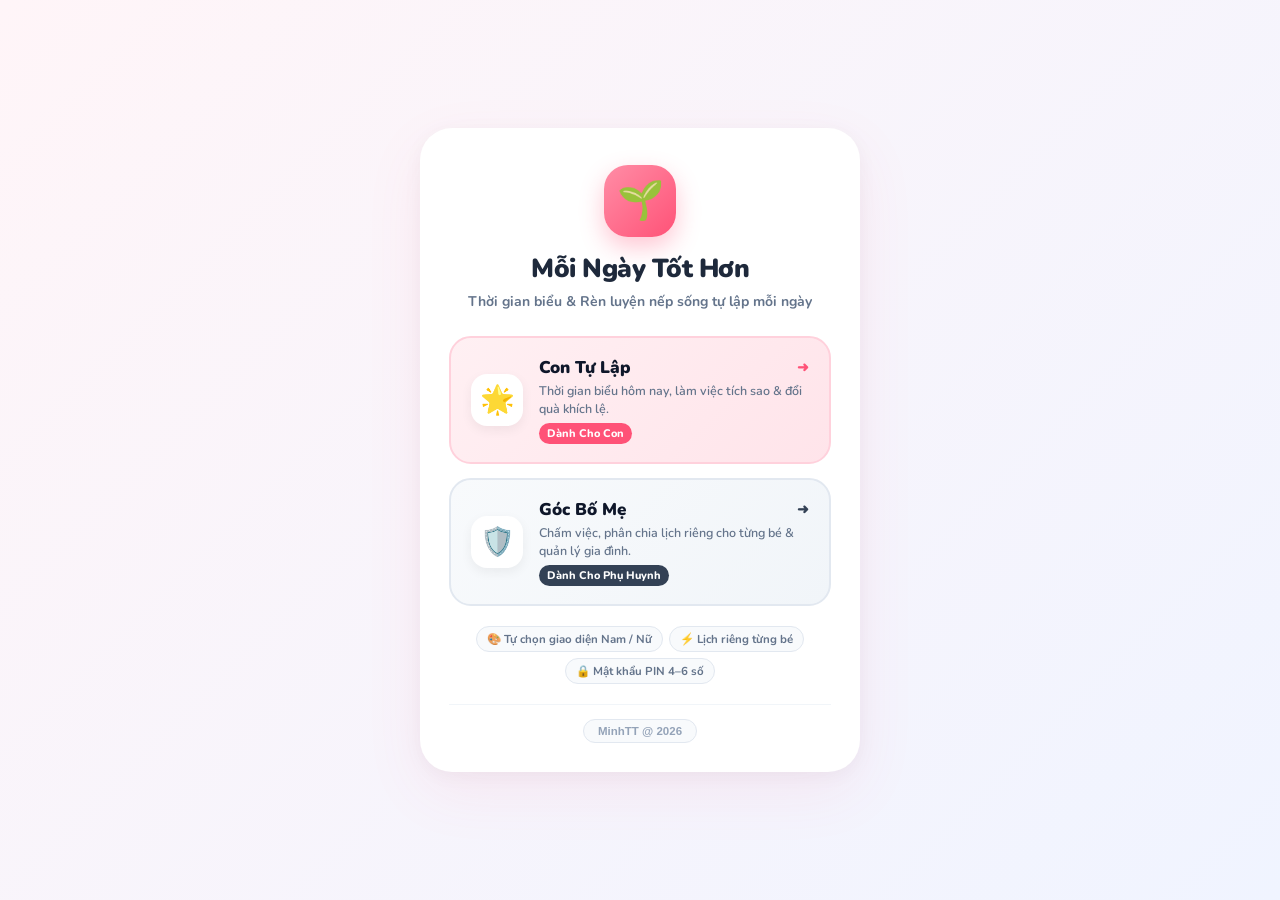
<file: index.html>
<!DOCTYPE html>
<html lang="vi">
<head>
  <meta charset="UTF-8">
  <meta name="viewport" content="width=device-width, initial-scale=1.0, maximum-scale=1.0, user-scalable=no, viewport-fit=cover">
  <title>Mỗi Ngày Tốt Hơn — Thời gian biểu & Tự lập mỗi ngày</title>
  <meta name="description" content="Thời gian biểu & Rèn luyện nếp sống tự lập mỗi ngày cho cả gia đình.">
  <meta name="theme-color" content="#fff5f8">
  <link rel="icon" type="image/png" href="sieu-nhi-app/icons/icon-192.png">
  <link rel="apple-touch-icon" href="sieu-nhi-app/icons/apple-touch-icon.png">
  <meta name="apple-mobile-web-app-capable" content="yes">
  <meta name="apple-mobile-web-app-status-bar-style" content="default">
  <link rel="preconnect" href="https://fonts.googleapis.com">
  <link rel="preconnect" href="https://fonts.gstatic.com" crossorigin>
  <link href="https://fonts.googleapis.com/css2?family=Nunito:wght@600;700;800;900&display=swap" rel="stylesheet">
  <style>
    * { box-sizing: border-box; margin: 0; padding: 0; }
    body {
      font-family: 'Nunito', -apple-system, BlinkMacSystemFont, "Segoe UI", Roboto, sans-serif;
      background: linear-gradient(135deg, #fff5f8 0%, #f0f4ff 100%);
      min-height: 100vh;
      display: flex;
      flex-direction: column;
      align-items: center;
      justify-content: center;
      padding: 24px 16px;
      color: #1e293b;
    }
    .portal-card {
      background: #ffffff;
      border-radius: 32px;
      padding: 36px 28px 28px;
      max-width: 440px;
      width: 100%;
      box-shadow: 0 20px 60px rgba(255, 82, 119, 0.08), 0 4px 20px rgba(0, 0, 0, 0.04);
      text-align: center;
      border: 1px solid rgba(255, 255, 255, 0.9);
    }
    .portal-logo-wrap {
      width: 72px;
      height: 72px;
      margin: 0 auto 14px;
      background: linear-gradient(135deg, #ff8da6 0%, #ff5277 100%);
      border-radius: 24px;
      display: flex;
      align-items: center;
      justify-content: center;
      font-size: 38px;
      box-shadow: 0 10px 24px rgba(255, 82, 119, 0.32);
    }
    .portal-title {
      font-size: 26px;
      font-weight: 900;
      color: #1e293b;
      letter-spacing: -0.5px;
      margin-bottom: 6px;
    }
    .portal-sub {
      font-size: 14px;
      color: #64748b;
      font-weight: 700;
      margin-bottom: 24px;
      line-height: 1.45;
    }
    .app-choice-grid {
      display: flex;
      flex-direction: column;
      gap: 14px;
      margin-bottom: 20px;
    }
    .app-choice-card {
      display: flex;
      align-items: center;
      gap: 16px;
      padding: 18px 20px;
      border-radius: 22px;
      text-decoration: none;
      color: inherit;
      border: 2px solid transparent;
      transition: all 0.22s cubic-bezier(0.4, 0, 0.2, 1);
      text-align: left;
      position: relative;
      cursor: pointer;
    }
    .choice-be {
      background: linear-gradient(135deg, #fff0f3 0%, #ffe4ea 100%);
      border-color: #ffd1dc;
    }
    .choice-be:hover, .choice-be:active {
      transform: translateY(-2px);
      box-shadow: 0 12px 28px rgba(255, 82, 119, 0.25);
      border-color: #ff5277;
    }
    .choice-bome {
      background: linear-gradient(135deg, #f8fafc 0%, #f1f5f9 100%);
      border-color: #e2e8f0;
    }
    .choice-bome:hover, .choice-bome:active {
      transform: translateY(-2px);
      box-shadow: 0 12px 28px rgba(30, 41, 59, 0.15);
      border-color: #475569;
    }
    .choice-icon {
      width: 52px;
      height: 52px;
      border-radius: 16px;
      background: #ffffff;
      display: flex;
      align-items: center;
      justify-content: center;
      font-size: 28px;
      flex-shrink: 0;
      box-shadow: 0 4px 12px rgba(0,0,0,0.06);
    }
    .choice-info {
      flex: 1;
      min-width: 0;
    }
    .choice-title {
      font-size: 17px;
      font-weight: 900;
      color: #0f172a;
      display: flex;
      align-items: center;
      justify-content: space-between;
    }
    .choice-desc {
      font-size: 12.5px;
      color: #64748b;
      margin-top: 3px;
      font-weight: 600;
      line-height: 1.4;
    }
    .choice-tag {
      font-size: 11px;
      font-weight: 800;
      padding: 3px 8px;
      border-radius: 999px;
      display: inline-block;
      margin-top: 6px;
    }
    .tag-be {
      background: #ff5277;
      color: #ffffff;
    }
    .tag-bome {
      background: #334155;
      color: #ffffff;
    }
    .portal-features {
      display: flex;
      justify-content: center;
      flex-wrap: wrap;
      gap: 6px;
      margin-bottom: 20px;
    }
    .pf-chip {
      background: #f8fafc;
      border: 1px solid #e2e8f0;
      border-radius: 999px;
      padding: 4px 10px;
      font-size: 11.5px;
      font-weight: 700;
      color: #64748b;
    }
    /* Chân trang bản quyền tối giản gọn gàng */
    .portal-footer {
      border-top: 1px solid #f1f5f9;
      padding-top: 14px;
      display: flex;
      justify-content: center;
    }
    .brand-simple-tag {
      font-size: 11.5px;
      color: #94a3b8;
      font-weight: 700;
      background: #f8fafc;
      border: 1px solid #e2e8f0;
      padding: 5px 14px;
      border-radius: 999px;
      cursor: pointer;
      transition: all 0.2s;
    }
    .brand-simple-tag:hover {
      color: #475569;
      border-color: #cbd5e1;
    }
    /* Modal chi tiết bản quyền */
    .modal-backdrop {
      position: fixed;
      inset: 0;
      background: rgba(15, 23, 42, 0.6);
      backdrop-filter: blur(4px);
      display: none;
      align-items: center;
      justify-content: center;
      padding: 20px;
      z-index: 1000;
    }
    .modal-backdrop.open { display: flex; }
    .c-modal-card {
      background: #ffffff;
      border-radius: 24px;
      padding: 24px;
      max-width: 400px;
      width: 100%;
      box-shadow: 0 25px 50px rgba(0,0,0,0.25);
      text-align: left;
      position: relative;
    }
    .c-modal-head {
      display: flex;
      align-items: center;
      justify-content: space-between;
      margin-bottom: 16px;
      font-size: 17px;
      font-weight: 900;
      color: #0f172a;
    }
    .close-btn {
      background: #f1f5f9;
      border: none;
      width: 32px;
      height: 32px;
      border-radius: 50%;
      font-size: 16px;
      cursor: pointer;
      color: #64748b;
      display: flex;
      align-items: center;
      justify-content: center;
      font-weight: 800;
    }
  </style>
</head>
<body>
  <div class="portal-card">
    <div class="portal-logo-wrap">🌱</div>
    <h1 class="portal-title">Mỗi Ngày Tốt Hơn</h1>
    <p class="portal-sub">Thời gian biểu & Rèn luyện nếp sống tự lập mỗi ngày</p>

    <div class="app-choice-grid">
      <!-- LỰA CHỌN 1: DÀNH CHO CON -->
      <a href="sieu-nhi-app/index.html?mode=kid" class="app-choice-card choice-be">
        <div class="choice-icon">🌟</div>
        <div class="choice-info">
          <div class="choice-title">
            <span>Con Tự Lập</span>
            <span style="font-size:14px;color:#ff5277;">➜</span>
          </div>
          <div class="choice-desc">Thời gian biểu hôm nay, làm việc tích sao & đổi quà khích lệ.</div>
          <span class="choice-tag tag-be">Dành Cho Con</span>
        </div>
      </a>

      <!-- LỰA CHỌN 2: DÀNH CHO BỐ MẸ -->
      <a href="sieu-nhi-app/index.html?mode=parent" class="app-choice-card choice-bome">
        <div class="choice-icon">🛡️</div>
        <div class="choice-info">
          <div class="choice-title">
            <span>Góc Bố Mẹ</span>
            <span style="font-size:14px;color:#334155;">➜</span>
          </div>
          <div class="choice-desc">Chấm việc, phân chia lịch riêng cho từng bé & quản lý gia đình.</div>
          <span class="choice-tag tag-bome">Dành Cho Phụ Huynh</span>
        </div>
      </a>
    </div>

    <!-- TÍNH NĂNG NỔI BẬT GỌN GÀNG -->
    <div class="portal-features">
      <span class="pf-chip">🎨 Tự chọn giao diện Nam / Nữ</span>
      <span class="pf-chip">⚡ Lịch riêng từng bé</span>
      <span class="pf-chip">🔒 Mật khẩu PIN 4–6 số</span>
    </div>

    <!-- BẢN QUYỀN TỐI GIẢN -->
    <div class="portal-footer">
      <button type="button" class="brand-simple-tag" onclick="openCopyrightModal()">MinhTT @ 2026</button>
    </div>
  </div>

  <!-- MODAL CHI TIẾT BẢN QUYỀN -->
  <div class="modal-backdrop" id="copyrightModal" onclick="if(event.target===this)closeCopyrightModal()">
    <div class="c-modal-card">
      <div class="c-modal-head">
        <span>MinhTT @ 2026</span>
        <button type="button" class="close-btn" onclick="closeCopyrightModal()">✕</button>
      </div>
      <p style="font-size:13px;color:#475569;line-height:1.5;margin-bottom:12px;">
        Ứng dụng thời gian biểu & rèn luyện nếp sống tự lập cho gia đình.
      </p>
      <div style="background:#f8fafc;border:1px solid #e2e8f0;padding:12px 14px;border-radius:14px;font-size:12px;color:#64748b;margin-bottom:16px;">
        <div>Tác giả: <b>Trương Tuấn Minh (MinhTT)</b></div>
        <div style="margin-top:4px;">✉️ truongtuanminh.91@gmail.com</div>
      </div>
      <button type="button" onclick="closeCopyrightModal()" style="width:100%;padding:10px;background:#ff5277;color:#fff;border:none;border-radius:12px;font-weight:800;cursor:pointer;font-size:13px;">
        Đóng
      </button>
    </div>
  </div>

  <script>
    function openCopyrightModal() {
      document.getElementById('copyrightModal').classList.add('open');
    }
    function closeCopyrightModal() {
      document.getElementById('copyrightModal').classList.remove('open');
    }
  </script>
</body>
</html>
</file>
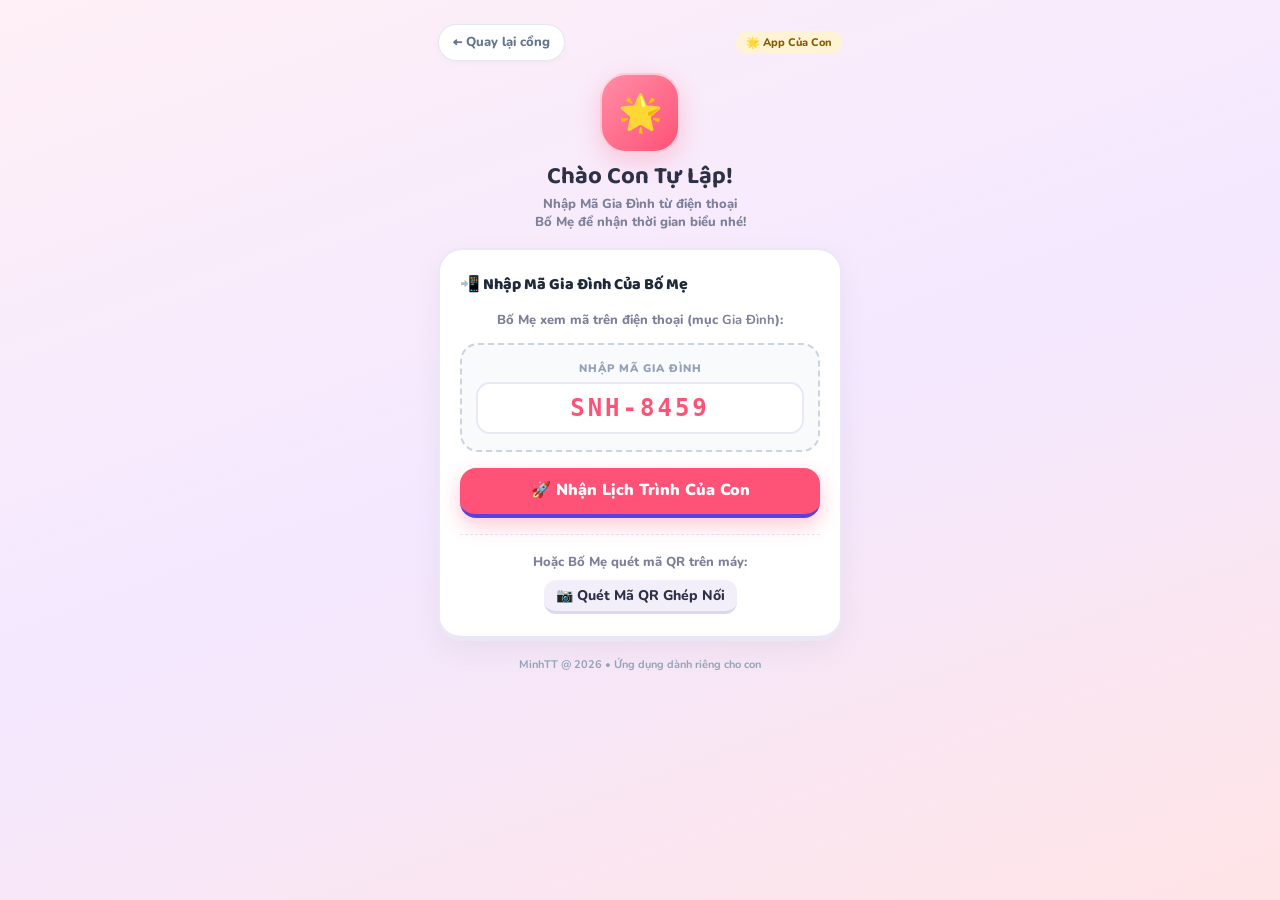
<file: app-be/index.html>
<!DOCTYPE html>
<html lang="vi">
<head>
  <meta charset="UTF-8">
  <meta name="viewport" content="width=device-width, initial-scale=1.0, maximum-scale=1.0, user-scalable=no, viewport-fit=cover">
  <title>Ứng Dụng Cho Bé — Mỗi Ngày Tốt Hơn</title>
  <meta http-equiv="refresh" content="0; url=../sieu-nhi-app/index.html?mode=kid">
  <script>
    window.location.replace('../sieu-nhi-app/index.html?mode=kid');
  </script>
  <style>
    body {
      font-family: -apple-system, BlinkMacSystemFont, "Segoe UI", Roboto, sans-serif;
      display: flex;
      align-items: center;
      justify-content: center;
      min-height: 100vh;
      margin: 0;
      background: #fff5f8;
      text-align: center;
      padding: 20px;
    }
    .box {
      background: #fff;
      padding: 30px;
      border-radius: 20px;
      box-shadow: 0 10px 30px rgba(0,0,0,0.06);
      max-width: 360px;
    }
    .btn {
      display: inline-block;
      margin-top: 16px;
      padding: 12px 24px;
      background: #ff5277;
      color: #fff;
      text-decoration: none;
      font-weight: 700;
      border-radius: 12px;
    }
  </style>
</head>
<body>
  <div class="box">
    <div style="font-size:40px;">🌟</div>
    <h2 style="margin:12px 0 6px;">Thời Gian Biểu Của Con</h2>
    <p style="color:#64748b;font-size:14px;margin:0;">Đang mở ứng dụng cho bé...</p>
    <a href="../sieu-nhi-app/index.html?mode=kid" class="btn">Vào App Của Con ➜</a>
  </div>
</body>
</html>
</file>
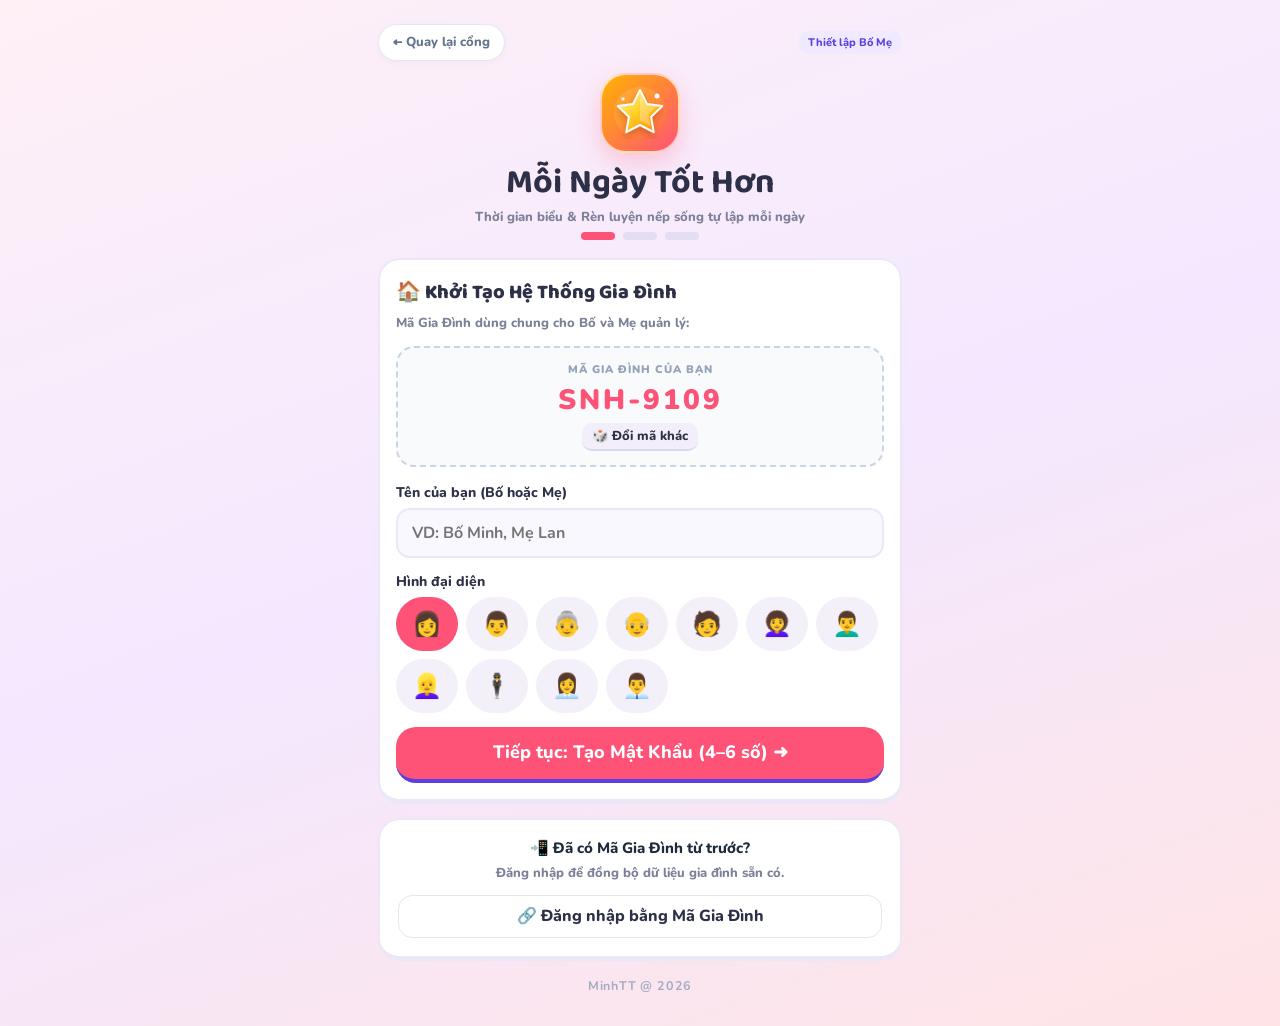
<file: app-bome/index.html>
<!DOCTYPE html>
<html lang="vi">
<head>
  <meta charset="UTF-8">
  <meta name="viewport" content="width=device-width, initial-scale=1.0, maximum-scale=1.0, user-scalable=no, viewport-fit=cover">
  <title>Góc Bố Mẹ Quản Lý — Mỗi Ngày Tốt Hơn</title>
  <meta http-equiv="refresh" content="0; url=../sieu-nhi-app/index.html?mode=parent">
  <script>
    window.location.replace('../sieu-nhi-app/index.html?mode=parent');
  </script>
  <style>
    body {
      font-family: -apple-system, BlinkMacSystemFont, "Segoe UI", Roboto, sans-serif;
      display: flex;
      align-items: center;
      justify-content: center;
      min-height: 100vh;
      margin: 0;
      background: #f8fafc;
      text-align: center;
      padding: 20px;
    }
    .box {
      background: #fff;
      padding: 30px;
      border-radius: 20px;
      box-shadow: 0 10px 30px rgba(0,0,0,0.06);
      max-width: 360px;
    }
    .btn {
      display: inline-block;
      margin-top: 16px;
      padding: 12px 24px;
      background: #ff5277;
      color: #fff;
      text-decoration: none;
      font-weight: 700;
      border-radius: 12px;
    }
  </style>
</head>
<body>
  <div class="box">
    <div style="font-size:40px;">🛡️</div>
    <h2 style="margin:12px 0 6px;">Góc Quản Lý Bố Mẹ</h2>
    <p style="color:#64748b;font-size:14px;margin:0;">Đang mở Góc Quản Lý...</p>
    <a href="../sieu-nhi-app/index.html?mode=parent" class="btn">Vào Quản Lý Ngay ➜</a>
  </div>
</body>
</html>
</file>
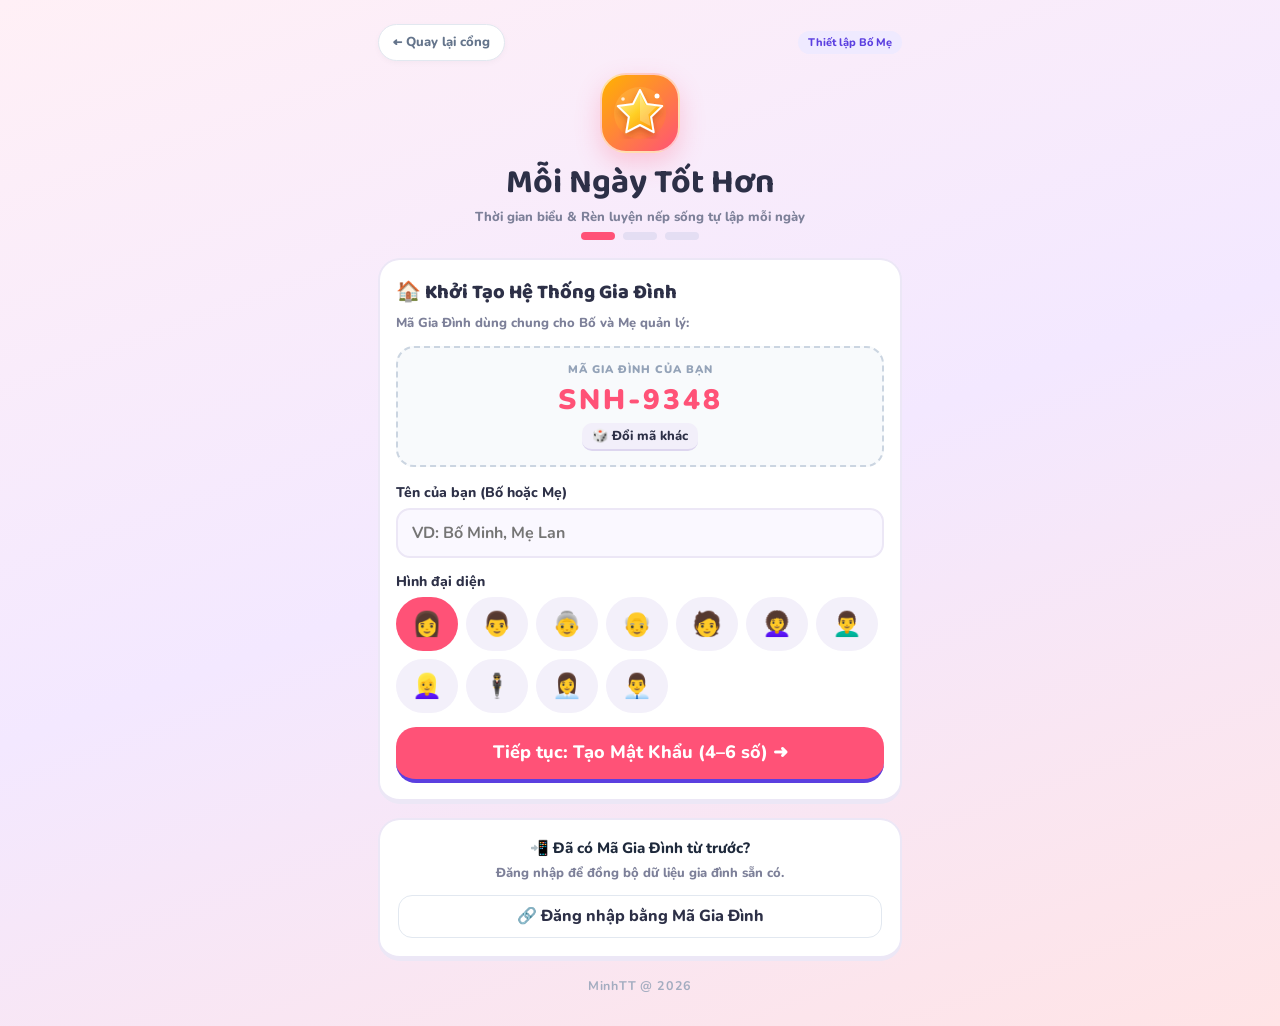
<file: sieu-nhi-app/index.html>
<!DOCTYPE html>
<html lang="vi">
<head>
  <meta charset="UTF-8" />
  <meta name="viewport" content="width=device-width, initial-scale=1, viewport-fit=cover" />
  <title>Mỗi Ngày Tốt Hơn — Thời gian biểu & Ươm mầm thói quen tích cực</title>
  <meta name="description" content="Mỗi Ngày Tốt Hơn – Thời gian biểu & Ươm mầm thói quen tích cực mỗi ngày." />
  <meta name="theme-color" content="#ffe9b8" />

  <!-- PWA / Cài lên màn hình chính -->
  <link rel="manifest" href="manifest.webmanifest" />
  <link rel="icon" type="image/png" href="icons/icon-192.png" />
  <link rel="apple-touch-icon" href="icons/apple-touch-icon.png" />
  <meta name="apple-mobile-web-app-capable" content="yes" />
  <meta name="mobile-web-app-capable" content="yes" />
  <meta name="apple-mobile-web-app-status-bar-style" content="default" />
  <meta name="apple-mobile-web-app-title" content="Mỗi Ngày Tốt Hơn" />
  <meta name="format-detection" content="telephone=no" />

  <!-- Font (nếu offline sẽ tự dùng font hệ thống) -->
  <link rel="preconnect" href="https://fonts.googleapis.com" />
  <link rel="preconnect" href="https://fonts.gstatic.com" crossorigin />
  <link href="https://fonts.googleapis.com/css2?family=Baloo+2:wght@600;700;800&family=Nunito:wght@600;700;800;900&display=swap" rel="stylesheet" />

  <link rel="stylesheet" href="styles.css" />
</head>
<body>
  <div id="app"></div>
  <div id="modal-root"></div>
  <div id="toast-root"></div>
  <input type="file" id="importFile" accept="application/json,.json" class="hidden" />

  <noscript>Vui lòng bật JavaScript để dùng ứng dụng.</noscript>
  <script src="app.js"></script>
</body>
</html>
</file>
<file: sieu-nhi-app/styles.css>
/* =========================================================
   SIÊU NHÍ TỰ LẬP – Giao diện (điện thoại + iPad + máy tính)
   ========================================================= */
:root {
  --ink: #2d3047;
  --muted: #7d8099;
  --line: #ece7f6;
  --bg-soft: #faf8ff;

  --primary: #7c5cff;  --primary-d: #5b3fe0;  --primary-l: #efeaff;
  --sun: #ffb21e;      --sun-d: #e08e00;      --sun-l: #fff3d6;
  --mint: #1fc98e;     --mint-d: #10a170;     --mint-l: #dff8ee;
  --rose: #ff5d7a;     --rose-d: #dd3a5a;     --rose-l: #ffe6eb;
  --sky: #3fa9ff;      --sky-d: #1d85df;      --sky-l: #e2f1ff;

  --radius: 22px;
  --safe-t: env(safe-area-inset-top, 0px);
  --safe-b: env(safe-area-inset-bottom, 0px);
  --safe-l: env(safe-area-inset-left, 0px);
  --safe-r: env(safe-area-inset-right, 0px);
  --font: "Nunito", ui-rounded, "SF Pro Rounded", -apple-system, "Segoe UI", Roboto, system-ui, sans-serif;
  --font-title: "Baloo 2", "Nunito", ui-rounded, -apple-system, "Segoe UI", sans-serif;
}

* { box-sizing: border-box; -webkit-tap-highlight-color: transparent; }
html, body { margin: 0; min-height: 100%; }
body {
  font-family: var(--font);
  font-size: 16px;
  color: var(--ink);
  background: linear-gradient(160deg, #fff5dc 0%, #f2eeff 48%, #ffe8f0 100%) fixed;
  -webkit-font-smoothing: antialiased;
  touch-action: manipulation;
  overscroll-behavior-y: none;
  -webkit-user-select: none;
  user-select: none;
}
input, textarea { -webkit-user-select: text; user-select: text; }
button { font: inherit; color: inherit; border: 0; background: none; cursor: pointer; padding: 0; touch-action: manipulation; }
input, select, textarea { font: inherit; color: inherit; }
h1, h2, h3 { font-family: var(--font-title); margin: 0; line-height: 1.15; }
p { margin: 0; }
.hidden { display: none !important; }
.muted { color: var(--muted); }
.center { text-align: center; }
.row { display: flex; align-items: center; gap: 10px; }
.row.wrap { flex-wrap: wrap; }
.row.between { justify-content: space-between; }
.grow { flex: 1; min-width: 0; }
.stack > * + * { margin-top: 12px; }
.small { font-size: 13px; }
.tiny { font-size: 12px; }
.bold { font-weight: 800; }
.truncate { white-space: nowrap; overflow: hidden; text-overflow: ellipsis; }

/* ---------- Buttons ---------- */
.btn {
  display: inline-flex; align-items: center; justify-content: center; gap: 8px;
  padding: 12px 18px; border-radius: 16px; font-weight: 800; font-size: 16px;
  border-bottom: 4px solid rgba(0,0,0,.18);
  transition: transform .08s ease, border-width .08s ease, filter .15s;
  white-space: nowrap; line-height: 1.1;
}
.btn:active { transform: translateY(2px); border-bottom-width: 2px; }
.btn:disabled { opacity: .55; cursor: not-allowed; transform: none; }
.btn-primary { background: var(--primary); color: #fff; border-bottom-color: var(--primary-d); }
.btn-sun     { background: var(--sun); color: #3d2a00; border-bottom-color: var(--sun-d); }
.btn-mint    { background: var(--mint); color: #fff; border-bottom-color: var(--mint-d); }
.btn-rose    { background: var(--rose); color: #fff; border-bottom-color: var(--rose-d); }
.btn-sky     { background: var(--sky); color: #fff; border-bottom-color: var(--sky-d); }
.btn-soft    { background: #f2effa; color: var(--ink); border-bottom-color: #ddd6ef; }
.btn-white   { background: #fff; color: var(--ink); border-bottom-color: #e3def0; }
.btn-rose-soft { background: var(--rose-l); color: var(--rose-d); border-bottom-color: #ffc4cf; }
.btn-mint-soft { background: var(--mint-l); color: var(--mint-d); border-bottom-color: #b5ecd6; }
.btn-lg { padding: 16px 22px; font-size: 18px; border-radius: 20px; }
.btn-sm { padding: 8px 12px; font-size: 14px; border-radius: 12px; border-bottom-width: 3px; }
.btn-xs { padding: 6px 10px; font-size: 13px; border-radius: 10px; border-bottom-width: 2px; }
.btn-block { width: 100%; }
.icon-btn {
  width: 44px; height: 44px; border-radius: 14px; display: inline-grid; place-items: center;
  background: #fff; border: 2px solid var(--line); font-size: 20px; flex-shrink: 0;
}
.icon-btn:active { transform: scale(.94); }

/* ---------- Cards ---------- */
.card {
  background: #fff; border-radius: var(--radius); padding: 16px;
  border: 2px solid var(--line); border-bottom-width: 5px;
}
.card-title { font-family: var(--font-title); font-size: 20px; font-weight: 800; display: flex; align-items: center; gap: 8px; }
.section-title { font-family: var(--font-title); font-size: 19px; font-weight: 800; margin: 22px 4px 10px; display: flex; align-items: center; gap: 8px; }
.section-title:first-child { margin-top: 4px; }
.pill {
  display: inline-flex; align-items: center; gap: 4px; padding: 4px 10px; border-radius: 999px;
  font-size: 13px; font-weight: 800; background: #f2effa; color: var(--ink); white-space: nowrap;
}
.pill.sun { background: var(--sun-l); color: #8a5a00; }
.pill.mint { background: var(--mint-l); color: var(--mint-d); }
.pill.rose { background: var(--rose-l); color: var(--rose-d); }
.pill.sky { background: var(--sky-l); color: var(--sky-d); }
.pill.primary { background: var(--primary-l); color: var(--primary-d); }
.badge {
  min-width: 22px; height: 22px; padding: 0 6px; border-radius: 999px; display: inline-grid; place-items: center;
  background: var(--rose); color: #fff; font-size: 12px; font-weight: 900;
}

/* ---------- Layout ---------- */
.screen { min-height: 100vh; min-height: 100dvh; display: flex; flex-direction: column; }
.topbar {
  position: sticky; top: 0; z-index: 30;
  padding: calc(10px + var(--safe-t)) calc(14px + var(--safe-r)) 10px calc(14px + var(--safe-l));
  background: rgba(255,255,255,.88); backdrop-filter: blur(14px); -webkit-backdrop-filter: blur(14px);
  border-bottom: 2px solid rgba(124,92,255,.10);
}
.topbar-inner { max-width: 1100px; margin: 0 auto; display: flex; align-items: center; gap: 10px; }
.content {
  flex: 1; width: 100%; max-width: 1100px; margin: 0 auto;
  padding: 14px calc(14px + var(--safe-r)) calc(110px + var(--safe-b)) calc(14px + var(--safe-l));
}
.bottomnav {
  position: fixed; left: 0; right: 0; bottom: 0; z-index: 30;
  background: rgba(255,255,255,.94); backdrop-filter: blur(14px); -webkit-backdrop-filter: blur(14px);
  border-top: 2px solid rgba(124,92,255,.12);
  padding: 8px calc(10px + var(--safe-r)) calc(8px + var(--safe-b)) calc(10px + var(--safe-l));
}
.bottomnav-inner { max-width: 700px; margin: 0 auto; display: grid; grid-auto-flow: column; grid-auto-columns: 1fr; gap: 6px; }
.nav-btn {
  display: flex; flex-direction: column; align-items: center; gap: 2px; padding: 6px 4px; border-radius: 16px;
  font-size: 12px; font-weight: 800; color: var(--muted); position: relative;
}
.nav-btn .ico { font-size: 26px; line-height: 1; transition: transform .15s; }
.nav-btn.active { background: var(--primary-l); color: var(--primary-d); }
.nav-btn.active .ico { transform: scale(1.12); }
.nav-btn .badge { position: absolute; top: 2px; right: calc(50% - 26px); }

/* ---------- Kid header ---------- */
.avatar {
  width: 48px; height: 48px; border-radius: 50%; display: grid; place-items: center; font-size: 28px;
  background: var(--sun-l); border: 3px solid #fff; box-shadow: 0 2px 0 rgba(0,0,0,.08); flex-shrink: 0;
}
.avatar.lg { width: 84px; height: 84px; font-size: 50px; border-width: 4px; }
.avatar.sm { width: 36px; height: 36px; font-size: 20px; border-width: 2px; }
.hello { font-family: var(--font-title); font-size: 20px; font-weight: 800; line-height: 1.1; }
.hello-sub { font-size: 13px; color: var(--muted); font-weight: 700; }
.stat-chip {
  display: inline-flex; align-items: center; gap: 4px; padding: 6px 12px; border-radius: 14px;
  font-weight: 900; font-size: 17px; background: var(--sun-l); color: #7a4f00; border: 2px solid #ffe2a3;
}
.stat-chip.fire { background: var(--rose-l); color: var(--rose-d); border-color: #ffc9d3; }

/* ---------- Picker Mới (Cute, Gọn, Xinh) ---------- */
.picker-cute {
  align-items: center;
  padding: calc(14px + var(--safe-t)) 16px calc(12px + var(--safe-b));
  width: 100%;
  max-width: 500px;
  margin: 0 auto;
  display: flex;
  flex-direction: column;
  min-height: 100vh;
  min-height: 100dvh;
}

.picker-top-bar {
  display: flex;
  justify-content: space-between;
  align-items: center;
  gap: 8px;
  width: 100%;
  margin-bottom: 10px;
}

.picker-top-actions {
  display: inline-flex;
  align-items: center;
  gap: 6px;
}

.picker-center-body {
  width: 100%;
  display: flex;
  flex-direction: column;
  align-items: center;
  margin: auto 0;
  padding: 12px 0 20px;
}

.today-pill-cute {
  display: inline-flex;
  align-items: center;
  gap: 6px;
  background: rgba(255, 255, 255, 0.9);
  border: 1px solid rgba(0, 0, 0, 0.06);
  padding: 6px 12px;
  border-radius: 999px;
  font-size: 12.5px;
  font-weight: 700;
  color: #64748b;
  box-shadow: 0 2px 8px rgba(0, 0, 0, 0.03);
  white-space: nowrap;
}

.corner-guide-btn {
  display: inline-flex;
  align-items: center;
  gap: 5px;
  background: #ffffff;
  border: 1.5px solid #cbd5e1;
  padding: 6px 12px;
  border-radius: 999px;
  font-size: 12.5px;
  font-weight: 800;
  color: #475569;
  cursor: pointer;
  box-shadow: 0 2px 10px rgba(0, 0, 0, 0.04);
  transition: all 0.2s ease;
  white-space: nowrap;
}
.corner-guide-btn .badge-cute {
  background: #ff5277;
  color: #fff;
  border-radius: 999px;
  padding: 1px 6px;
  font-size: 10.5px;
  margin-left: 2px;
}
.corner-guide-btn:hover {
  border-color: var(--primary);
  color: var(--primary-d);
  transform: translateY(-1px);
}
.corner-guide-btn:active {
  transform: scale(0.96);
}

.picker-head-cute {
  text-align: center;
  margin: 6px 0 16px;
}

.logo-box-cute {
  width: 80px;
  height: 80px;
  margin: 0 auto 10px;
  border-radius: 26px;
  display: grid;
  place-items: center;
  font-size: 46px;
  background: linear-gradient(135deg, #ffb300, #ff5277);
  box-shadow: 0 10px 24px rgba(255, 82, 119, 0.25);
  animation: float 3s ease-in-out infinite;
}

.app-title-cute {
  font-size: 32px;
  font-weight: 900;
  color: #1e1b4b;
  letter-spacing: -0.5px;
  line-height: 1.15;
}

.app-subtitle-cute {
  font-size: 13.5px;
  font-weight: 700;
  color: #64748b;
  margin-top: 4px;
}

.picker-greeting {
  font-size: 17px;
  font-weight: 800;
  color: #334155;
  margin-bottom: 12px;
}

.kid-tiles-cute {
  display: flex;
  justify-content: center;
  flex-wrap: wrap;
  gap: 16px;
  width: 100%;
}

.kid-tile-cute {
  background: #ffffff;
  border-radius: 26px;
  padding: 20px 18px 16px;
  text-align: center;
  border: 2px solid rgba(255, 82, 119, 0.15);
  box-shadow: 0 10px 30px rgba(255, 82, 119, 0.08);
  display: flex;
  flex-direction: column;
  align-items: center;
  gap: 8px;
  width: min(100%, 260px);
  transition: all 0.2s cubic-bezier(0.25, 0.46, 0.45, 0.94);
}
.kid-tile-cute:hover {
  transform: translateY(-4px);
  box-shadow: 0 16px 36px rgba(255, 82, 119, 0.16);
  border-color: var(--tile-accent, #ff5277);
}
.kid-tile-main-btn {
  display: flex;
  flex-direction: column;
  align-items: center;
  gap: 6px;
  width: 100%;
  cursor: pointer;
}
.kid-stage-line {
  font-size: 12px;
  font-weight: 800;
  color: #64748b;
  background: #f8fafc;
  padding: 2px 10px;
  border-radius: 999px;
}

/* ---------- Bộ chọn Giao diện & Kiểu chữ ngay bên ngoài (Outer Style Dock) ---------- */
.outer-style-dock {
  width: 100%;
  background: rgba(255, 255, 255, 0.88);
  backdrop-filter: blur(12px);
  -webkit-backdrop-filter: blur(12px);
  border: 1.5px solid rgba(255, 255, 255, 0.95);
  box-shadow: 0 6px 20px rgba(15, 23, 42, 0.05);
  border-radius: 20px;
  padding: 10px 12px;
  margin-bottom: 14px;
}
.osd-head {
  display: flex;
  align-items: center;
  justify-content: space-between;
  gap: 6px;
  margin-bottom: 8px;
  font-size: 12px;
  font-weight: 800;
  color: #475569;
  flex-wrap: wrap;
}
.osd-fonts {
  display: inline-flex;
  gap: 4px;
  background: #f1f5f9;
  padding: 2px;
  border-radius: 999px;
}
.osd-font-pill {
  font-size: 11px;
  font-weight: 700;
  padding: 3px 8px;
  border-radius: 999px;
  color: #64748b;
  transition: all 0.15s;
}
.osd-font-pill.on {
  background: #ffffff;
  color: #0f172a;
  box-shadow: 0 1px 4px rgba(0,0,0,0.08);
}
.osd-themes {
  display: grid;
  grid-template-columns: repeat(3, 1fr);
  gap: 6px;
}
.osd-theme-pill {
  display: flex;
  align-items: center;
  justify-content: center;
  gap: 5px;
  padding: 6px 8px;
  border-radius: 12px;
  background: #ffffff;
  border: 1.5px solid #e2e8f0;
  font-size: 12px;
  font-weight: 800;
  color: #334155;
  transition: all 0.15s;
}
.osd-theme-pill:hover {
  border-color: var(--t-primary, #ff5277);
  transform: translateY(-1px);
}
.osd-theme-pill.on {
  background: var(--t-primary, #ff5277);
  border-color: var(--t-primary, #ff5277);
  color: #ffffff;
  box-shadow: 0 4px 12px rgba(0, 0, 0, 0.12);
}
.osd-ico { font-size: 14px; }

/* ---------- Bộ chọn Giao diện & Độ tuổi trong Hồ Sơ ---------- */
.age-stage-btn {
  padding: 8px 10px;
  border-radius: 12px;
  background: #f8fafc;
  border: 1.5px solid #e2e8f0;
  font-size: 13px;
  font-weight: 800;
  color: #475569;
  text-align: center;
  transition: all 0.15s;
}
.age-stage-btn.on {
  background: var(--primary-l);
  border-color: var(--primary);
  color: var(--primary-d);
}
.theme-pick-grid {
  display: grid;
  grid-template-columns: repeat(2, 1fr);
  gap: 8px;
}
.theme-pick-card {
  display: flex;
  align-items: center;
  gap: 8px;
  padding: 8px 10px;
  border-radius: 14px;
  background: #ffffff;
  border: 2px solid #e2e8f0;
  text-align: left;
  min-width: 0;
  overflow: hidden;
  transition: all 0.15s;
}
.theme-pick-card.sel {
  border-color: var(--t-color, var(--primary));
  background: #f8fafc;
  box-shadow: 0 4px 12px rgba(0,0,0,0.06);
}
.tp-swatch {
  width: 34px;
  height: 34px;
  border-radius: 10px;
  border: 2px solid;
  display: grid;
  place-items: center;
  font-size: 18px;
  flex-shrink: 0;
}
.tp-info {
  display: flex;
  flex-direction: column;
  min-width: 0;
}
.tp-name { font-size: 13px; font-weight: 800; color: #1e293b; }
.tp-desc { font-size: 10.5px; color: #64748b; white-space: nowrap; overflow: hidden; text-overflow: ellipsis; }

/* ---------- Chân trang Thương hiệu MinhTT @ 2026 đơn giản, nhẹ nhàng ---------- */
.brand-footer-simple {
  width: 100%;
  margin-top: auto;
  padding: 16px 0 2px;
  display: flex;
  justify-content: center;
}
.brand-text-simple {
  font-size: 12.5px;
  font-weight: 700;
  color: #94a3b8;
  letter-spacing: 0.8px;
  opacity: 0.85;
  cursor: pointer;
  transition: color 0.15s, opacity 0.15s;
}
.brand-text-simple:hover {
  color: #475569;
  opacity: 1;
}

.copyright-cert-card {
  background: linear-gradient(145deg, #0f172a 0%, #1e293b 100%);
  color: #f8fafc;
  border-radius: 22px;
  padding: 18px;
  border: 1.5px solid rgba(251, 191, 36, 0.4);
  box-shadow: 0 12px 32px rgba(15, 23, 42, 0.18);
}
.cc-header {
  display: flex;
  align-items: center;
  gap: 12px;
  padding-bottom: 12px;
  border-bottom: 1px solid rgba(255, 255, 255, 0.1);
}
.cc-emblem {
  width: 46px;
  height: 46px;
  border-radius: 14px;
  background: linear-gradient(135deg, #f59e0b, #d97706);
  display: grid;
  place-items: center;
  font-size: 24px;
  box-shadow: 0 4px 14px rgba(245, 158, 11, 0.35);
}
.cc-badge-top {
  font-size: 10px;
  font-weight: 900;
  letter-spacing: 1.2px;
  color: #fbbf24;
}
.cc-brand-title {
  font-size: 22px;
  font-weight: 900;
  letter-spacing: 0.5px;
  color: #ffffff;
}
.cc-verified {
  font-size: 10px;
  font-weight: 900;
  padding: 4px 9px;
  border-radius: 999px;
  background: rgba(251, 191, 36, 0.18);
  color: #fde68a;
  border: 1px solid rgba(251, 191, 36, 0.35);
}
.cc-rows {
  margin: 12px 0;
  display: flex;
  flex-direction: column;
  gap: 8px;
}
.cc-row {
  display: flex;
  justify-content: space-between;
  align-items: center;
  gap: 8px;
  padding: 8px 12px;
  border-radius: 12px;
  background: rgba(255, 255, 255, 0.05);
  font-size: 13px;
  flex-wrap: wrap;
}
.cc-lbl { color: #94a3b8; font-weight: 700; }
.cc-val { color: #ffffff; font-weight: 800; display: inline-flex; align-items: center; gap: 6px; }
.cc-copy-btn {
  font-size: 11px;
  font-weight: 800;
  padding: 2px 8px;
  border-radius: 6px;
  background: rgba(251, 191, 36, 0.2);
  color: #fde68a;
}
.cc-warning-box {
  background: rgba(244, 63, 94, 0.12);
  border: 1px solid rgba(244, 63, 94, 0.35);
  border-radius: 14px;
  padding: 10px 12px;
}
.cc-warn-title {
  font-size: 11px;
  font-weight: 900;
  color: #fda4af;
  letter-spacing: 0.5px;
  margin-bottom: 4px;
}
.cc-warn-text {
  font-size: 12px;
  line-height: 1.5;
  color: #cbd5e1;
}

.kid-avatar-halo {
  width: 76px;
  height: 76px;
  border-radius: 50%;
  background: #fff0f3;
  display: flex;
  align-items: center;
  justify-content: center;
  font-size: 42px;
  box-shadow: 0 6px 16px rgba(255, 82, 119, 0.12);
  margin-bottom: 2px;
}

.kid-tile-cute .name {
  font-size: 20px;
  font-weight: 800;
  color: #1e293b;
}

.kid-tile-meta {
  display: flex;
  align-items: center;
  justify-content: center;
  gap: 6px;
  flex-wrap: wrap;
}

.pill-cute {
  font-size: 12px;
  font-weight: 700;
  padding: 3px 8px;
  border-radius: 999px;
  display: inline-flex;
  align-items: center;
  gap: 4px;
}
.pill-cute.mint { background: #e6fcf5; color: #0ca678; }
.pill-cute.sun { background: #fff9db; color: #f59f00; }
.pill-cute.rose { background: #ffe3e3; color: #f03e3e; }

.tile-progress-box {
  width: 100%;
  margin-top: 4px;
}

.mini-bar-cute {
  width: 100%;
  height: 9px;
  border-radius: 99px;
  background: #f1edf9;
  overflow: hidden;
  margin-bottom: 4px;
}
.mini-bar-cute > i {
  display: block;
  height: 100%;
  border-radius: 99px;
  background: linear-gradient(90deg, #ffb300, #ff5277);
  transition: width 0.4s ease;
}

.parent-tile-cute {
  margin-top: 20px;
  display: inline-flex;
  align-items: center;
  gap: 8px;
  padding: 12px 24px;
  border-radius: 20px;
  background: #ffffff;
  border: 1.5px solid #e2e8f0;
  box-shadow: 0 4px 16px rgba(0, 0, 0, 0.04);
  font-weight: 800;
  color: #334155;
  font-size: 15px;
  cursor: pointer;
  transition: all 0.2s ease;
}
.parent-tile-cute:hover {
  background: #f8fafc;
  border-color: #cbd5e1;
  transform: translateY(-2px);
}
.parent-tile-cute:active {
  transform: scale(0.97);
}
.parent-tile-cute .badge-cute {
  background: #ff5277;
  color: #fff;
  border-radius: 999px;
  padding: 2px 7px;
  font-size: 11px;
}

/* ---------- PIN ---------- */
.pin-wrap { display: flex; flex-direction: column; align-items: center; padding: 10px 0 20px; }
.pin-title { font-family: var(--font-title); font-size: 24px; font-weight: 800; text-align: center; }
.pin-sub { color: var(--muted); font-weight: 700; margin-top: 4px; text-align: center; min-height: 22px; }
.pin-sub.err { color: var(--rose-d); }
.pin-dots { display: flex; gap: 16px; margin: 22px 0 26px; }
.pin-dots span { width: 18px; height: 18px; border-radius: 50%; border: 3px solid var(--primary); transition: background .1s; }
.pin-dots span.on { background: var(--primary); }
.pin-dots.shake { animation: shake .4s; }
.pin-keys { display: grid; grid-template-columns: repeat(3, 78px); gap: 14px; }
.pin-key {
  width: 78px; height: 78px; border-radius: 50%; background: #fff; font-size: 30px; font-weight: 800;
  border: 2px solid var(--line); border-bottom-width: 5px;
}
.pin-key:active { transform: translateY(2px); border-bottom-width: 3px; background: var(--primary-l); }
.pin-key.ghost { background: transparent; border-color: transparent; font-size: 26px; color: var(--muted); }
.parent-chips { display: flex; gap: 10px; flex-wrap: wrap; justify-content: center; margin-bottom: 14px; }
.parent-chip { display: flex; align-items: center; gap: 6px; padding: 8px 14px; border-radius: 999px; background: #fff; border: 2px solid var(--line); font-weight: 800; }
.parent-chip.sel { border-color: var(--primary); background: var(--primary-l); color: var(--primary-d); }

/* ---------- Kid: greeting + sessions ---------- */
.hero {
  border-radius: 26px; padding: 16px; display: flex; gap: 14px; align-items: center;
  background: linear-gradient(135deg, #fff 0%, #fff7e3 100%); border: 2px solid #ffe6ad; border-bottom-width: 5px;
}
.hero .mascot { font-size: 52px; line-height: 1; animation: float 3s ease-in-out infinite; }
.hero-msg { font-family: var(--font-title); font-size: 19px; font-weight: 800; line-height: 1.2; }
.goal-box { margin-top: 12px; padding: 12px 14px; border-radius: 20px; background: #fff; border: 2px solid var(--line); }
.sessions { display: grid; grid-template-columns: repeat(3, 1fr); gap: 10px; margin: 14px 0; }
.session-btn {
  padding: 12px 6px 10px; border-radius: 22px; background: #fff; border: 3px solid var(--line); border-bottom-width: 6px;
  display: flex; flex-direction: column; align-items: center; gap: 2px; transition: transform .1s;
}
.session-btn .ico { font-size: 34px; line-height: 1.1; }
.session-btn .lbl { font-weight: 900; font-size: 16px; }
.session-btn .cnt { font-size: 13px; font-weight: 800; color: var(--muted); }
.session-btn.active.sun { background: var(--sun-l); border-color: var(--sun); }
.session-btn.active.sky { background: var(--sky-l); border-color: var(--sky); }
.session-btn.active.primary { background: var(--primary-l); border-color: var(--primary); }
.session-btn.complete .cnt { color: var(--mint-d); }

/* ---------- Kid: task cards ---------- */
.task-grid { display: grid; grid-template-columns: repeat(auto-fill, minmax(310px, 1fr)); gap: 14px; }
.task {
  background: #fff; border-radius: 26px; padding: 14px; border: 3px solid var(--line); border-bottom-width: 7px;
  display: flex; flex-direction: column; gap: 12px; transition: background .2s, border-color .2s;
}
.task-top { display: flex; gap: 12px; align-items: center; }
.task-emoji {
  width: 66px; height: 66px; border-radius: 20px; background: var(--primary-l); display: grid; place-items: center;
  font-size: 38px; flex-shrink: 0;
}
.task-title { font-size: 19px; font-weight: 900; line-height: 1.2; }
.task-note { font-size: 14px; color: var(--muted); font-weight: 700; margin-top: 2px; }
.task-meta { display: flex; gap: 6px; flex-wrap: wrap; margin-top: 6px; }
.speak-btn { width: 40px; height: 40px; border-radius: 12px; background: #f5f2fc; font-size: 18px; flex-shrink: 0; align-self: flex-start; }
.task-action { display: flex; gap: 8px; }
.task-action .btn { flex: 1; }
.task-action .btn.btn-soft { flex: 0 0 64px; padding: 12px 0; }
.task.is-pending { background: #fffaf0; border-color: #ffd98a; }
.task.is-pending .task-emoji { background: var(--sun-l); }
.task.is-done { background: #f0fcf6; border-color: #a6eacb; }
.task.is-done .task-emoji { background: var(--mint-l); }
.task.is-done .task-title { color: #4d8f76; }
.task.is-redo { background: #fff4f6; border-color: #ffb3c1; animation: wiggle .6s ease 1; }
.task.is-redo .task-emoji { background: var(--rose-l); }
.status-box { padding: 12px; border-radius: 16px; font-weight: 800; text-align: center; font-size: 16px; }
.status-box.pending { background: var(--sun-l); color: #8a5a00; }
.status-box.done { background: var(--mint-l); color: var(--mint-d); }
.redo-note { padding: 10px 12px; border-radius: 14px; background: var(--rose-l); color: var(--rose-d); font-weight: 800; font-size: 14px; }
.empty {
  padding: 30px 16px; border-radius: 24px; background: rgba(255,255,255,.7); border: 2px dashed #ddd3f5;
  text-align: center; font-weight: 800; color: var(--muted);
}
.empty .big { font-size: 54px; display: block; margin-bottom: 6px; }
.celebrate {
  margin-top: 14px; padding: 16px; border-radius: 24px; text-align: center; font-weight: 900; font-size: 18px;
  background: linear-gradient(135deg, #fff1c9, #ffd9e3); border: 2px solid #ffd27a; border-bottom-width: 5px;
}

/* ---------- Rewards ---------- */
.wallet {
  display: flex; align-items: center; gap: 14px; padding: 16px; border-radius: 26px;
  background: linear-gradient(135deg, #ffcf55, #ffa24a); color: #4a2b00; border-bottom: 6px solid #e2861e;
}
.wallet .big { font-family: var(--font-title); font-size: 40px; font-weight: 800; line-height: 1; }
.reward-grid { display: grid; grid-template-columns: repeat(auto-fill, minmax(300px, 1fr)); gap: 12px; }
.reward {
  background: #fff; border-radius: 22px; padding: 14px; border: 2px solid var(--line); border-bottom-width: 5px;
  display: flex; gap: 12px; align-items: center;
}
.reward.is-goal { border-color: var(--primary); background: #fbf9ff; }
.reward-ico { width: 58px; height: 58px; border-radius: 18px; background: var(--sun-l); display: grid; place-items: center; font-size: 32px; flex-shrink: 0; }
.reward-title { font-weight: 900; font-size: 16px; line-height: 1.2; }
.reward-desc { font-size: 13px; color: var(--muted); font-weight: 700; margin-top: 2px; }
.goal-btn { font-size: 12px; font-weight: 800; color: var(--primary-d); padding: 4px 0; }

/* ---------- Achievements ---------- */
.stats-grid { display: grid; grid-template-columns: repeat(2, 1fr); gap: 10px; }
@media (min-width: 700px) { .stats-grid { grid-template-columns: repeat(4, 1fr); } }
.stat-tile { background: #fff; border-radius: 20px; padding: 14px; text-align: center; border: 2px solid var(--line); border-bottom-width: 5px; }
.stat-tile .v { font-family: var(--font-title); font-size: 30px; font-weight: 800; line-height: 1.1; }
.stat-tile .k { font-size: 13px; color: var(--muted); font-weight: 800; }
.level-card {
  border-radius: 26px; padding: 16px; display: flex; gap: 14px; align-items: center; color: #fff;
  background: linear-gradient(135deg, #8b6cff, #5b3fe0); border-bottom: 6px solid #432cb0;
}
.level-card .ico { font-size: 52px; }
.level-card .mini-bar { background: rgba(255,255,255,.25); }
.level-card .mini-bar > i { background: #ffd34d; }
.week-chart { display: grid; grid-template-columns: repeat(7, 1fr); gap: 8px; align-items: end; height: 150px; padding-top: 10px; }
.week-col { display: flex; flex-direction: column; align-items: center; gap: 4px; height: 100%; justify-content: flex-end; }
.week-bar { width: 100%; max-width: 38px; border-radius: 10px 10px 6px 6px; background: linear-gradient(180deg, #7be0b8, var(--mint)); min-height: 4px; }
.week-bar.low { background: linear-gradient(180deg, #ffd36b, var(--sun)); }
.week-bar.none { background: #ece8f5; }
.week-col .d { font-size: 12px; font-weight: 800; color: var(--muted); }
.week-col .p { font-size: 11px; font-weight: 800; }
.hist-row { display: flex; align-items: center; gap: 10px; padding: 10px 4px; border-bottom: 1px solid #f1eef8; }
.hist-row:last-child { border-bottom: 0; }
.hist-ico { width: 36px; height: 36px; border-radius: 12px; background: #f5f2fc; display: grid; place-items: center; font-size: 18px; flex-shrink: 0; }
.delta { font-weight: 900; font-size: 16px; white-space: nowrap; }
.delta.plus { color: var(--mint-d); }
.delta.minus { color: var(--rose-d); }

/* ---------- Parent ---------- */
.parent-screen { background: linear-gradient(180deg, #f6f4fc 0%, #eef3ff 100%); min-height: 100vh; min-height: 100dvh; }
.parent-screen .topbar { background: rgba(255,255,255,.92); }
.p-title { font-family: var(--font-title); font-size: 20px; font-weight: 800; }
.list { display: flex; flex-direction: column; gap: 8px; }
.list-row {
  display: flex; align-items: center; gap: 12px; padding: 12px; border-radius: 18px; background: #fff;
  border: 2px solid var(--line);
}
.list-row .ico { width: 46px; height: 46px; border-radius: 14px; background: #f5f2fc; display: grid; place-items: center; font-size: 26px; flex-shrink: 0; }
.list-row .t { font-weight: 900; line-height: 1.2; }
.list-row .s { font-size: 13px; color: var(--muted); font-weight: 700; margin-top: 2px; }
.list-row.pending { border-color: #ffd98a; background: #fffbf2; }
.row-actions { display: flex; gap: 6px; flex-shrink: 0; flex-wrap: wrap; justify-content: flex-end; }
@media (max-width: 600px) {
  .list-row.wrap-m { flex-wrap: wrap; }
  .list-row.wrap-m .row-actions { width: 100%; }
  .list-row.wrap-m .row-actions .btn { flex: 1; }
}
.kid-card-head { display: flex; align-items: center; gap: 12px; }
.sess-progress { display: grid; grid-template-columns: repeat(3, 1fr); gap: 8px; margin-top: 12px; }
.sess-progress > div { background: #faf8ff; border-radius: 14px; padding: 8px 10px; font-size: 13px; font-weight: 800; }
.seg { display: inline-flex; background: #f1eef9; padding: 4px; border-radius: 16px; gap: 4px; flex-wrap: wrap; }
.seg button { padding: 8px 12px; border-radius: 12px; font-weight: 800; font-size: 14px; color: var(--muted); }
.seg button.on { background: #fff; color: var(--primary-d); box-shadow: 0 2px 0 rgba(0,0,0,.08); }
.seg.full { display: flex; }
.seg.full button { flex: 1; }
.p-grid-2 { display: grid; grid-template-columns: 1fr; gap: 14px; }
@media (min-width: 900px) { .p-grid-2 { grid-template-columns: 1fr 1fr; } }
.setting-row { display: flex; align-items: center; justify-content: space-between; gap: 12px; padding: 14px 0; border-bottom: 1px solid #f1eef8; }
.setting-row:last-child { border-bottom: 0; }
.setting-row .t { font-weight: 800; }
.setting-row .s { font-size: 13px; color: var(--muted); font-weight: 700; margin-top: 2px; }
.weekday-picker { display: grid; grid-template-columns: repeat(7, 1fr); gap: 6px; margin-top: 10px; }
.weekday-picker button { padding: 10px 0; border-radius: 14px; font-weight: 900; background: #f2effa; color: var(--muted); border-bottom: 3px solid #e1dbf0; }
.weekday-picker button.on { background: var(--primary); color: #fff; border-bottom-color: var(--primary-d); }
.weekday-picker small { display: block; font-size: 10px; font-weight: 800; }
.tip { padding: 12px 14px; border-radius: 16px; background: var(--sky-l); color: #1b5f9e; font-size: 14px; font-weight: 700; }
.tip.sun { background: var(--sun-l); color: #7a5000; }

/* Sidebar on tablets landscape / desktop */
.p-side { display: none; }
@media (min-width: 960px) {
  .parent-screen .p-side {
    display: flex; flex-direction: column; gap: 6px; position: fixed; top: 0; bottom: 0; left: 0; width: 240px; z-index: 31;
    padding: calc(18px + var(--safe-t)) 14px calc(18px + var(--safe-b)) calc(14px + var(--safe-l));
    background: #fff; border-right: 2px solid var(--line);
  }
  .p-side .brand { font-family: var(--font-title); font-size: 20px; font-weight: 800; color: var(--primary-d); padding: 6px 10px 14px; }
  .p-side .nav-btn { flex-direction: row; justify-content: flex-start; gap: 12px; font-size: 15px; padding: 12px 14px; }
  .p-side .nav-btn .ico { font-size: 22px; }
  .p-side .nav-btn .badge { position: static; margin-left: auto; }
  .parent-screen .topbar, .parent-screen .content { padding-left: calc(254px + var(--safe-l)); }
  .parent-screen .content { padding-bottom: calc(40px + var(--safe-b)); max-width: none; }
  .parent-screen .content > .inner { max-width: 1000px; margin: 0 auto; }
  .parent-screen .topbar-inner { max-width: 1000px; }
  .parent-screen .bottomnav { display: none; }
}

/* ---------- Forms ---------- */
.field { display: block; margin-bottom: 14px; }
.field > .lbl { display: block; font-weight: 800; font-size: 14px; margin-bottom: 6px; }
.field > .hint { display: block; font-size: 12px; color: var(--muted); font-weight: 700; margin-top: 4px; }
.input {
  width: 100%; padding: 12px 14px; border-radius: 14px; border: 2px solid var(--line); background: var(--bg-soft);
  font-weight: 700; font-size: 16px; outline: none; -webkit-appearance: none; appearance: none;
}
.input:focus { border-color: var(--primary); background: #fff; }
.emoji-grid { display: grid; grid-template-columns: repeat(auto-fill, minmax(50px, 1fr)); gap: 6px; max-height: 176px; overflow-y: auto; padding: 2px; }
.emoji-opt { height: 50px; font-size: 28px; border-radius: 14px; background: #f6f4fb; border: 3px solid transparent; }
.emoji-opt.sel { border-color: var(--primary); background: var(--primary-l); }
.chips { display: flex; flex-wrap: wrap; gap: 8px; }
.chip { padding: 9px 14px; border-radius: 999px; background: #f3f0fa; font-weight: 800; font-size: 14px; border: 2px solid transparent; }
.chip.sel { background: var(--primary); color: #fff; }
.chip.rose.sel { background: var(--rose); }
.chip.mint.sel { background: var(--mint); }
.color-opt { width: 40px; height: 40px; border-radius: 50%; border: 4px solid #fff; box-shadow: 0 0 0 2px var(--line); }
.color-opt.sel { box-shadow: 0 0 0 3px var(--ink); }
.stepper { display: inline-flex; align-items: center; gap: 6px; background: #f3f0fa; border-radius: 16px; padding: 4px; }
.stepper button { width: 40px; height: 40px; border-radius: 12px; background: #fff; font-size: 22px; font-weight: 900; }
.stepper .v { min-width: 44px; text-align: center; font-weight: 900; font-size: 18px; }
.switch { position: relative; width: 56px; height: 32px; flex-shrink: 0; display: inline-block; }
.switch input { opacity: 0; width: 0; height: 0; position: absolute; }
.switch span { position: absolute; inset: 0; border-radius: 99px; background: #ddd8ea; transition: .2s; }
.switch span::before { content: ""; position: absolute; width: 24px; height: 24px; left: 4px; top: 4px; border-radius: 50%; background: #fff; transition: .2s; box-shadow: 0 2px 4px rgba(0,0,0,.15); }
.switch input:checked + span { background: var(--mint); }
.switch input:checked + span::before { transform: translateX(24px); }
.grid-2 { display: grid; grid-template-columns: 1fr 1fr; gap: 12px; }

/* ---------- Modal (bottom sheet trên điện thoại) ---------- */
.modal-back {
  position: fixed; inset: 0; z-index: 60; background: rgba(35, 28, 66, .45);
  display: flex; align-items: flex-end; justify-content: center; animation: fadeIn .15s;
}
.sheet {
  background: #fff; width: 100%; max-width: 580px; max-height: 92vh; max-height: 92dvh; overflow-y: auto;
  border-radius: 28px 28px 0 0; padding: 18px 18px calc(22px + var(--safe-b)); animation: slideUp .22s ease;
  -webkit-overflow-scrolling: touch;
}
.sheet-head { display: flex; align-items: center; justify-content: space-between; gap: 10px; margin-bottom: 14px; }
.sheet-head h3 { font-size: 21px; font-weight: 800; }
.sheet-foot { display: flex; gap: 10px; margin-top: 18px; position: sticky; bottom: calc(-22px - var(--safe-b)); background: #fff; padding: 10px 0 0; }
.sheet-foot .btn { flex: 1; }
@media (min-width: 700px) {
  .modal-back { align-items: center; padding: 20px; }
  .sheet { border-radius: 28px; padding-bottom: 22px; }
  .sheet-foot { bottom: -22px; }
}

/* ---------- Toast ---------- */
#toast-root {
  position: fixed; z-index: 80; left: 50%; transform: translateX(-50%); bottom: calc(96px + var(--safe-b));
  display: flex; flex-direction: column; gap: 8px; width: min(92vw, 420px); pointer-events: none;
}
@media (min-width: 960px) { .parent-screen ~ #toast-root, body.parent-mode #toast-root { bottom: calc(24px + var(--safe-b)); } }
.toast {
  display: flex; align-items: center; gap: 10px; padding: 12px 16px; border-radius: 18px; font-weight: 800; font-size: 15px;
  background: #2d3047; color: #fff; box-shadow: 0 10px 30px rgba(0,0,0,.18); animation: toastIn .25s ease; transition: opacity .3s, transform .3s;
}
.toast .ti { font-size: 22px; }
.toast.mint { background: var(--mint-d); }
.toast.rose { background: var(--rose-d); }
.toast.sun { background: var(--sun); color: #3d2a00; }
.toast.primary { background: var(--primary); }

.confetti { position: fixed; width: 10px; height: 14px; z-index: 90; pointer-events: none; border-radius: 3px; }
.star-pop { position: fixed; z-index: 90; pointer-events: none; font-size: 40px; font-weight: 900; animation: starPop 1s ease forwards; }

/* ---------- Animations ---------- */
@keyframes float { 0%,100% { transform: translateY(0); } 50% { transform: translateY(-6px); } }
@keyframes shake { 0%,100% { transform: translateX(0); } 20%,60% { transform: translateX(-10px); } 40%,80% { transform: translateX(10px); } }
@keyframes wiggle { 0%,100% { transform: rotate(0); } 25% { transform: rotate(-1.5deg); } 75% { transform: rotate(1.5deg); } }
@keyframes fadeIn { from { opacity: 0; } to { opacity: 1; } }
@keyframes slideUp { from { transform: translateY(40px); opacity: .6; } to { transform: translateY(0); opacity: 1; } }
@keyframes toastIn { from { transform: translateY(14px); opacity: 0; } to { transform: translateY(0); opacity: 1; } }
@keyframes starPop { 0% { transform: translate(-50%, 0) scale(.6); opacity: 0; } 20% { opacity: 1; transform: translate(-50%, -20px) scale(1.2); } 100% { transform: translate(-50%, -110px) scale(1); opacity: 0; } }
@keyframes pop { 0% { transform: scale(1); } 40% { transform: scale(1.06); } 100% { transform: scale(1); } }
.pop { animation: pop .35s ease; }

/* ---------- Setup / onboarding ---------- */
.setup { max-width: 560px; margin: 0 auto; padding: calc(24px + var(--safe-t)) 18px calc(30px + var(--safe-b)); width: 100%; }
.steps { display: flex; justify-content: center; gap: 8px; margin: 6px 0 18px; }
.steps i { width: 34px; height: 8px; border-radius: 99px; background: #e4def3; }
.steps i.on { background: var(--primary); }
.feature { display: flex; gap: 12px; align-items: flex-start; padding: 10px 0; }
.feature .fi { font-size: 28px; }

/* ---------- Tiêu chí, lời nhắn, kết nối ---------- */
.criteria { margin: 6px 0 0; padding: 0; list-style: none; display: flex; flex-wrap: wrap; gap: 4px 10px; }
.criteria li { font-size: 13px; font-weight: 800; color: var(--primary-d); }
.criteria li::before { content: "✔ "; color: var(--mint-d); }
.msg-card {
  margin-top: 12px; display: flex; gap: 12px; align-items: flex-start; padding: 14px; border-radius: 22px;
  background: linear-gradient(135deg, #ffe6ee, #fff3f7); border: 2px solid #ffc2d1; border-bottom-width: 5px; animation: pop .5s ease;
}
.msg-ico { font-size: 40px; line-height: 1; animation: float 2.5s ease-in-out infinite; }
.msg-text { font-family: var(--font-title); font-size: 20px; font-weight: 800; color: #b02a4c; line-height: 1.25; margin-top: 2px; }
.pair-box { margin-top: 8px; padding: 14px; border-radius: 18px; background: var(--primary-l); text-align: center; border: 2px dashed #c9bbff; }
.pair-code { font-family: ui-monospace, "SF Mono", Consolas, monospace; font-size: 40px; font-weight: 900; letter-spacing: 8px; color: var(--primary-d); margin: 4px 0; }
.topic-box { display: flex; align-items: center; gap: 8px; margin-top: 6px; flex-wrap: wrap; }
.topic-box code { background: #f3f0fa; padding: 6px 10px; border-radius: 10px; font-size: 14px; word-break: break-all; -webkit-user-select: all; user-select: all; }
.steps-list { padding-left: 20px; line-height: 1.7; margin: 0 0 8px; }
.steps-list li { margin-bottom: 6px; }
.steps-list a { color: var(--primary-d); }
.code-input { text-align: center; font-size: 30px; letter-spacing: 8px; text-transform: uppercase; font-family: ui-monospace, Consolas, monospace; font-weight: 900; }
.connect-card { border-color: #d6cbff; }
textarea.input { resize: vertical; line-height: 1.4; }
@media (max-width: 480px) { .hide-xs { display: none; } }

/* ---------- Tablet / iPad tuning ---------- */
@media (min-width: 700px) {
  body { font-size: 17px; }
  .hello { font-size: 24px; }
  .avatar { width: 56px; height: 56px; font-size: 32px; }
  .task-title { font-size: 21px; }
  .task-emoji { width: 74px; height: 74px; font-size: 42px; }
  .session-btn { flex-direction: row; justify-content: center; gap: 10px; padding: 14px 10px; }
  .session-btn .ico { font-size: 38px; }
  .session-btn .lbl { font-size: 18px; }
  .session-btn .txt { text-align: left; }
  .hero-msg { font-size: 22px; }
  .content { padding-top: 18px; }
}
@media (max-width: 380px) {
  .pin-keys { grid-template-columns: repeat(3, 70px); gap: 12px; }
  .pin-key { width: 70px; height: 70px; }
  .task-grid, .reward-grid { grid-template-columns: 1fr; }
  .stat-chip { font-size: 15px; padding: 5px 9px; }
}
@media (prefers-reduced-motion: reduce) {
  * { animation: none !important; transition: none !important; }
}

/* ---------- Compact Settings Menu Rows & Font Picker ---------- */
.compact-opt-list {
  display: flex;
  flex-direction: column;
  gap: 10px;
}
.compact-opt-row {
  display: flex;
  align-items: center;
  gap: 12px;
  padding: 12px 14px;
  border-radius: 18px;
  background: #faf9ff;
  border: 2px solid var(--line);
  cursor: pointer;
  transition: transform .12s, border-color .15s, background .15s;
}
.compact-opt-row:hover {
  border-color: var(--primary);
  background: #fff;
}
.compact-opt-row:active {
  transform: scale(.985);
}
.co-ico {
  width: 42px;
  height: 42px;
  border-radius: 14px;
  background: var(--primary-l);
  display: grid;
  place-items: center;
  font-size: 22px;
  flex-shrink: 0;
}
.co-title {
  font-weight: 900;
  font-size: 15px;
  color: var(--ink);
  line-height: 1.2;
}
.co-sub {
  font-size: 12.5px;
  font-weight: 700;
  color: var(--muted);
  margin-top: 2px;
}
.co-sub b {
  color: var(--primary-d);
}

.font-preview-list {
  display: flex;
  flex-direction: column;
  gap: 10px;
}
.font-preview-card {
  display: flex;
  align-items: center;
  gap: 12px;
  padding: 14px;
  border-radius: 18px;
  background: #fff;
  border: 2px solid var(--line);
  text-align: left;
  width: 100%;
  transition: all .15s;
}
.font-preview-card.sel {
  border-color: var(--primary);
  background: var(--primary-l);
  box-shadow: 0 4px 12px rgba(0,0,0,.06);
}
.fp-badge {
  width: 46px;
  height: 46px;
  border-radius: 14px;
  background: #f3f0fa;
  color: var(--primary-d);
  display: grid;
  place-items: center;
  font-size: 20px;
  font-weight: 900;
  flex-shrink: 0;
}
.font-preview-card.sel .fp-badge {
  background: var(--primary);
  color: #fff;
}
.fp-title {
  font-weight: 900;
  font-size: 16px;
  color: var(--ink);
}
.fp-sample {
  font-size: 13.5px;
  color: var(--muted);
  margin-top: 2px;
}
.fp-check {
  font-size: 12px;
  font-weight: 900;
  padding: 6px 12px;
  border-radius: 99px;
  background: #f3f0fa;
  color: var(--muted);
  white-space: nowrap;
}
.font-preview-card.sel .fp-check {
  background: var(--primary);
  color: #fff;
}

/* ---------- Hệ thống Icon SVG 3D/Gradient & Avatar Nghệ Thuật ---------- */
.svg-ico {
  width: 18px;
  height: 18px;
  display: inline-block;
  vertical-align: -3px;
  flex-shrink: 0;
}
.nav-btn .ico .svg-ico {
  width: 24px;
  height: 24px;
  vertical-align: middle;
}
.co-ico .svg-ico {
  width: 24px;
  height: 24px;
}
.icon-btn .svg-ico {
  width: 22px;
  height: 22px;
}
.pill-cute .svg-ico {
  width: 14px;
  height: 14px;
  vertical-align: -2px;
}
.logo-box-cute {
  padding: 6px;
  border: 2px solid rgba(255, 255, 255, 0.65);
}
.kid-avatar-halo {
  width: 84px;
  height: 84px;
  border-radius: 50%;
  padding: 4px;
  border: 3px solid #fff;
  box-shadow: 0 8px 22px rgba(15, 23, 42, 0.12);
  overflow: hidden;
  position: relative;
}
.avatar {
  overflow: hidden;
  padding: 0;
}
.avatar-svg-art {
  width: 100%;
  height: 100%;
  display: flex;
  align-items: center;
  justify-content: center;
}
.avatar-svg-art svg {
  width: 100%;
  height: 100%;
  display: block;
}
.avatar-custom-img {
  width: 100%;
  height: 100%;
  object-fit: cover;
  border-radius: 50%;
  display: block;
}
.mascot .avatar-svg-art,
.mascot .avatar-custom-img {
  width: 58px;
  height: 58px;
}

.avatar-pro-grid {
  display: grid;
  grid-template-columns: repeat(3, 1fr);
  gap: 8px;
}
.avatar-pro-card {
  display: flex;
  flex-direction: column;
  align-items: center;
  gap: 4px;
  padding: 8px 6px;
  border-radius: 16px;
  background: #f8fafc;
  border: 2px solid #e2e8f0;
  transition: all 0.15s ease;
}
.avatar-pro-card:hover {
  border-color: var(--primary);
  background: #fff;
}
.avatar-pro-card.sel {
  border-color: var(--primary);
  background: var(--primary-l);
  box-shadow: 0 4px 12px rgba(0, 0, 0, 0.06);
}
.ap-art {
  width: 48px;
  height: 48px;
  border-radius: 50%;
  overflow: hidden;
  display: flex;
  align-items: center;
  justify-content: center;
  box-shadow: 0 2px 8px rgba(0,0,0,0.08);
}
.ap-lbl {
  font-size: 11px;
  font-weight: 800;
  color: #334155;
  white-space: nowrap;
  overflow: hidden;
  text-overflow: ellipsis;
  max-width: 100%;
}

/* ---------- Avatar Star Badge & Star Profile Modal ---------- */
.avatar-star-trigger {
  position: relative;
  display: inline-flex;
  align-items: center;
  justify-content: center;
  background: transparent;
  border: none;
  padding: 0;
  margin-right: 4px;
  cursor: pointer;
  flex-shrink: 0;
  transition: transform 0.16s ease;
}
.avatar-star-trigger:hover {
  transform: scale(1.05);
}
.avatar-star-trigger:active {
  transform: scale(0.95);
}
.avatar-star-badge {
  position: absolute;
  bottom: -5px;
  right: -8px;
  display: inline-flex;
  align-items: center;
  gap: 2px;
  padding: 2px 7px;
  border-radius: 999px;
  background: linear-gradient(135deg, #fffbeb 0%, #fde68a 100%);
  color: #92400e;
  font-size: 11px;
  font-weight: 900;
  border: 2px solid #ffffff;
  box-shadow: 0 3px 8px rgba(180, 83, 9, 0.22);
  line-height: 1.1;
  white-space: nowrap;
}
.avatar-star-badge .svg-ico {
  width: 12px;
  height: 12px;
}

.star-profile-hero {
  display: flex;
  flex-direction: column;
  align-items: center;
  text-align: center;
  padding: 8px 0 4px;
}
.star-profile-hero .avatar.lg {
  width: 78px;
  height: 78px;
  border-width: 4px;
  box-shadow: 0 8px 20px rgba(0, 0, 0, 0.1);
}
.star-profile-hero .sp-name {
  font-family: var(--font-title);
  font-size: 22px;
  font-weight: 900;
  margin-top: 8px;
  color: var(--ink);
}

/* ---------- Game HP / Energy Progress Card ---------- */
.game-hp-card {
  background: #ffffff;
  border-radius: 22px;
  padding: 12px 14px;
  border: 2px solid var(--line);
  border-bottom-width: 5px;
  box-shadow: 0 6px 18px rgba(15, 23, 42, 0.04);
}
.game-hp-card.has-overdue {
  border-color: #fda4af;
  background: linear-gradient(180deg, #fffdf9 0%, #fff1f2 100%);
}
.game-hp-card.is-full {
  border-color: #6ee7b7;
  background: linear-gradient(180deg, #ffffff 0%, #ecfdf5 100%);
}
.hp-top-row {
  display: flex;
  align-items: center;
  justify-content: space-between;
  gap: 6px;
  flex-wrap: nowrap;
  margin-bottom: 8px;
}
.hp-title-left {
  display: flex;
  align-items: center;
  gap: 5px;
  flex-wrap: nowrap;
  min-width: 0;
  overflow: hidden;
}
.hp-heart-ico {
  font-size: 17px;
  line-height: 1;
  flex-shrink: 0;
  filter: drop-shadow(0 2px 4px rgba(244, 63, 94, 0.25));
}
.hp-title-txt {
  font-family: var(--font-title);
  font-size: 14.5px;
  font-weight: 900;
  color: var(--ink);
  white-space: nowrap;
  flex-shrink: 0;
}
.hp-day-pill {
  font-size: 11px;
  font-weight: 800;
  padding: 2px 7px;
  white-space: nowrap;
  flex-shrink: 0;
  vertical-align: middle;
}
.hp-pct-pill {
  font-size: 11.5px;
  font-weight: 900;
  padding: 3px 8px;
  border-radius: 999px;
  background: #ecfdf5;
  color: #047857;
  border: 1px solid #a7f3d0;
  white-space: nowrap;
  flex-shrink: 0;
}
.hp-overdue-badge {
  font-size: 11px;
  font-weight: 900;
  padding: 3px 9px;
  border-radius: 999px;
  background: linear-gradient(135deg, #fb7185, #e11d48);
  color: #ffffff;
  border: none;
  box-shadow: 0 3px 8px rgba(225, 29, 72, 0.28);
  cursor: pointer;
  white-space: nowrap;
  flex-shrink: 0;
  line-height: 1.15;
  animation: hpPulse 1.8s infinite ease-in-out;
}
@keyframes hpPulse {
  0%, 100% { transform: scale(1); }
  50% { transform: scale(1.03); }
}

.hp-bar-outer {
  position: relative;
  height: 18px;
  border-radius: 999px;
  background: linear-gradient(90deg, #ffe4e6 0%, #f1f5f9 100%);
  border: 2px solid #e2e8f0;
  overflow: hidden;
  box-shadow: inset 0 2px 4px rgba(15, 23, 42, 0.08);
}
.hp-bar-done {
  height: 100%;
  border-radius: 999px;
  background: linear-gradient(90deg, #34d399 0%, #10b981 55%, #f59e0b 100%);
  box-shadow: 0 0 10px rgba(16, 185, 129, 0.4);
  transition: width 0.45s cubic-bezier(0.22, 1, 0.36, 1);
  position: relative;
}
.hp-bar-done::after {
  content: "";
  position: absolute;
  top: 2px;
  left: 6px;
  right: 6px;
  height: 4px;
  border-radius: 999px;
  background: rgba(255, 255, 255, 0.45);
}
.hp-bar-segments {
  position: absolute;
  inset: 0;
  background-image: repeating-linear-gradient(
    90deg,
    transparent,
    transparent calc(10% - 2px),
    rgba(255, 255, 255, 0.55) calc(10% - 2px),
    rgba(255, 255, 255, 0.55) 10%
  );
  pointer-events: none;
}

.hp-split-stats {
  display: grid;
  grid-template-columns: 1fr 1fr;
  gap: 8px;
  margin-top: 9px;
}
.hp-stat-box {
  display: flex;
  align-items: center;
  gap: 7px;
  padding: 7px 10px;
  border-radius: 14px;
  border: 1.5px solid transparent;
  min-width: 0;
  overflow: hidden;
}
.hp-stat-box.is-done {
  background: #ecfdf5;
  border-color: #a7f3d0;
  color: #065f46;
}
.hp-stat-box.is-todo {
  background: #f8fafc;
  border-color: #e2e8f0;
  color: #334155;
}
.hp-stat-ico {
  font-size: 17px;
  line-height: 1;
  flex-shrink: 0;
}
.hp-stat-lbl {
  font-size: 11px;
  font-weight: 800;
  opacity: 0.8;
  line-height: 1.1;
  white-space: nowrap;
}
.hp-stat-val {
  font-size: 13.5px;
  font-weight: 900;
  line-height: 1.25;
  margin-top: 1px;
  white-space: nowrap;
}

.session-btn {
  position: relative;
}
.sess-ov-dot {
  position: absolute;
  top: -5px;
  right: -3px;
  background: #e11d48;
  color: #fff;
  font-size: 10px;
  font-weight: 900;
  padding: 1.5px 5.5px;
  border-radius: 999px;
  border: 2px solid #fff;
  box-shadow: 0 2px 6px rgba(225, 29, 72, 0.3);
  line-height: 1.1;
  white-space: nowrap;
}

.task.is-overdue {
  border-color: #fda4af;
  background: linear-gradient(180deg, #ffffff 0%, #fff5f7 100%);
}

/* ========================================================
   RESPONSIVE HOÀN THIỆN: MOBILE NHỎ, TABLET & IPAD CHUẨN 100%
   ======================================================== */
/* Màn hình điện thoại nhỏ (<= 375px: iPhone SE, Galaxy nhỏ...) */
@media (max-width: 375px) {
  .topbar-inner { gap: 6px; }
  .topbar-inner .hello { font-size: 16px; }
  .topbar-inner .hello-sub { font-size: 11.5px; }
  .game-hp-card { padding: 9px 10px; border-radius: 18px; }
  .hp-heart-ico { font-size: 15px; }
  .hp-title-txt { font-size: 13px; }
  .hp-day-pill { font-size: 9.5px; padding: 1.5px 5px; }
  .hp-overdue-badge { font-size: 9.5px; padding: 2.5px 6px; }
  .hp-bar-outer { height: 15px; }
  .hp-split-stats { gap: 6px; margin-top: 7px; }
  .hp-stat-box { padding: 6px 7px; gap: 5px; border-radius: 12px; }
  .hp-stat-ico { font-size: 15px; }
  .hp-stat-lbl { font-size: 10px; }
  .hp-stat-val { font-size: 12px; }
  .sessions { gap: 6px; margin: 10px 0; }
  .session-btn { padding: 8px 3px 6px; border-radius: 16px; }
  .session-btn .ico { font-size: 26px; }
  .session-btn .lbl { font-size: 14px; }
  .session-btn .cnt { font-size: 11px; }
}

/* Máy tính bảng, iPad (>= 600px) */
@media (min-width: 600px) {
  .content { max-width: 760px; }
  .topbar-inner { max-width: 760px; }
  .bottomnav-inner { max-width: 520px; }
  .game-hp-card { padding: 16px 20px; border-radius: 24px; }
  .hp-title-txt { font-size: 16px; }
  .hp-day-pill { font-size: 12px; padding: 3px 9px; }
  .hp-overdue-badge { font-size: 12px; padding: 4px 11px; }
  .hp-bar-outer { height: 20px; }
  .hp-split-stats { gap: 12px; margin-top: 12px; }
  .hp-stat-box { padding: 10px 14px; gap: 10px; border-radius: 16px; }
  .hp-stat-ico { font-size: 22px; }
  .hp-stat-lbl { font-size: 12px; }
  .hp-stat-val { font-size: 15px; }
  .task-grid { grid-template-columns: repeat(2, 1fr); gap: 14px; }
}

/* iPad ngang & Laptop màn lớn (>= 1024px) */
@media (min-width: 1024px) {
  .content { max-width: 820px; }
  .topbar-inner { max-width: 820px; }
  .task-grid { grid-template-columns: repeat(2, 1fr); }
}

/* Quản lý lịch riêng từng bé trong Chi tiết */
.kid-day-toolbar {
  display: flex;
  gap: 10px;
  margin: 10px 0 16px;
}
.kid-day-toolbar .btn {
  border-radius: 14px;
  font-weight: 800;
  padding: 10px 14px;
  display: inline-flex;
  align-items: center;
  justify-content: center;
  gap: 6px;
}
.kpt-check {
  cursor: pointer;
  accent-color: var(--primary);
}

.corner-back-link {
  text-decoration: none;
  display: inline-flex;
  align-items: center;
  gap: 6px;
  font-weight: 800;
  font-size: 13px;
  color: #64748b;
  background: #ffffff;
  padding: 7px 14px;
  border-radius: 999px;
  border: 1px solid #e2e8f0;
  box-shadow: 0 2px 6px rgba(0,0,0,0.03);
  transition: all 0.2s ease;
}
.corner-back-link:hover, .corner-back-link:active {
  background: #f8fafc;
  color: #1e293b;
  border-color: #cbd5e1;
}






/* ================== TÙY BIẾN GIAO DIỆN BÉ (NAM / NỮ / THEME / AVATAR) ================== */
.kid-theme-pill-btn {
  display: inline-flex;
  align-items: center;
  gap: 5px;
  background: #ffffff;
  color: var(--primary, #ff5277);
  border: 1.5px solid rgba(0, 0, 0, 0.08);
  font-weight: 800;
  font-size: 12px;
  padding: 6px 12px;
  border-radius: 999px;
  cursor: pointer;
  box-shadow: 0 2px 8px rgba(0, 0, 0, 0.04);
  transition: all 0.2s cubic-bezier(0.4, 0, 0.2, 1);
  white-space: nowrap;
}
.kid-theme-pill-btn:hover {
  transform: translateY(-1px);
  box-shadow: 0 4px 12px rgba(0, 0, 0, 0.08);
}
.kid-theme-pill-btn:active {
  transform: scale(0.95);
}

.avatar-emoji-fallback {
  display: inline-flex;
  align-items: center;
  justify-content: center;
  font-size: 1.5em;
  line-height: 1;
}

.kid-customizer-body {
  display: flex;
  flex-direction: column;
  gap: 16px;
  padding: 4px 0 16px;
}
.kc-section {
  display: flex;
  flex-direction: column;
  gap: 8px;
}
.kc-sec-title {
  font-size: 13.5px;
  font-weight: 800;
  color: #1e293b;
  display: flex;
  align-items: center;
  gap: 6px;
}
.kc-gender-pills {
  display: grid;
  grid-template-columns: repeat(3, 1fr);
  gap: 8px;
}
.kc-gender-btn {
  background: #f8fafc;
  border: 2px solid #e2e8f0;
  border-radius: 16px;
  padding: 10px 8px;
  text-align: center;
  cursor: pointer;
  transition: all 0.2s ease;
  display: flex;
  flex-direction: column;
  align-items: center;
  gap: 4px;
}
.kc-gender-btn .kc-gb-icon {
  font-size: 26px;
}
.kc-gender-btn .kc-gb-title {
  font-size: 13px;
  font-weight: 900;
  color: #1e293b;
  display: block;
}
.kc-gender-btn .kc-gb-sub {
  font-size: 10px;
  color: #64748b;
  font-weight: 600;
  display: block;
  line-height: 1.2;
}
.kc-gender-btn:hover {
  background: #f1f5f9;
  border-color: #cbd5e1;
}
.kc-gender-btn.active {
  background: #ffffff;
  border-color: var(--primary, #ff5277);
  box-shadow: 0 4px 16px rgba(0, 0, 0, 0.08);
  transform: translateY(-2px);
}
.kc-gender-btn.active .kc-gb-title {
  color: var(--primary, #ff5277);
}

.kc-age-row {
  display: grid;
  grid-template-columns: repeat(4, 1fr);
  gap: 6px;
}
.kc-age-btn {
  background: #f8fafc;
  border: 1.5px solid #e2e8f0;
  border-radius: 14px;
  padding: 8px 4px;
  text-align: center;
  cursor: pointer;
  transition: all 0.2s;
  display: flex;
  flex-direction: column;
  align-items: center;
}
.kc-age-btn .kc-ab-ico {
  font-size: 18px;
}
.kc-age-btn .kc-ab-title {
  font-size: 11.5px;
  font-weight: 800;
  color: #1e293b;
  margin-top: 2px;
}
.kc-age-btn .kc-ab-sub {
  font-size: 9.5px;
  color: #64748b;
  font-weight: 600;
}
.kc-age-btn.active {
  background: #ffffff;
  border-color: var(--primary, #ff5277);
  box-shadow: 0 3px 10px rgba(0,0,0,0.06);
}
.kc-age-btn.active .kc-ab-title {
  color: var(--primary, #ff5277);
}

.kc-theme-grid {
  display: grid;
  grid-template-columns: repeat(2, 1fr);
  gap: 10px;
}
.kc-theme-card {
  background: #ffffff;
  border: 2px solid #e2e8f0;
  border-radius: 16px;
  padding: 10px;
  cursor: pointer;
  text-align: left;
  transition: all 0.2s cubic-bezier(0.4, 0, 0.2, 1);
  display: flex;
  flex-direction: column;
  gap: 6px;
}
.kc-theme-card:hover {
  transform: translateY(-2px);
  border-color: #cbd5e1;
}
.kc-theme-card.active {
  border-color: var(--thm-col, var(--primary));
  box-shadow: 0 6px 18px rgba(0,0,0,0.09);
  background: #fff;
}
.kc-tc-header {
  display: flex;
  align-items: center;
  gap: 6px;
}
.kc-tc-icon {
  font-size: 18px;
}
.kc-tc-name {
  font-size: 13px;
  font-weight: 800;
  color: #1e293b;
  flex: 1;
}
.kc-tc-check {
  font-size: 12px;
  font-weight: 900;
  color: #fff;
  background: var(--thm-col, var(--primary));
  width: 18px;
  height: 18px;
  border-radius: 50%;
  display: flex;
  align-items: center;
  justify-content: center;
}
.kc-tc-swatch {
  height: 24px;
  border-radius: 10px;
  position: relative;
  display: flex;
  align-items: center;
  padding: 0 6px;
}
.kc-tc-dot {
  width: 12px;
  height: 12px;
  border-radius: 50%;
  border: 1.5px solid #fff;
  box-shadow: 0 1px 3px rgba(0,0,0,0.2);
}
.kc-tc-desc {
  font-size: 10px;
  color: #64748b;
  font-weight: 600;
  line-height: 1.3;
}

.kc-avatar-grid {
  display: grid;
  grid-template-columns: repeat(4, 1fr);
  gap: 10px;
}
.kc-avatar-item {
  background: #f8fafc;
  border: 1.5px solid #e2e8f0;
  border-radius: 16px;
  padding: 8px 4px;
  cursor: pointer;
  display: flex;
  flex-direction: column;
  align-items: center;
  gap: 4px;
  transition: all 0.18s;
}
.kc-avatar-item:hover {
  background: #ffffff;
  transform: translateY(-2px);
  border-color: #cbd5e1;
}
.kc-avatar-item.active {
  background: #ffffff;
  border-color: var(--primary, #ff5277);
  box-shadow: 0 4px 14px rgba(0,0,0,0.08);
}
.kc-av-circle {
  width: 44px;
  height: 44px;
  border-radius: 50%;
  display: flex;
  align-items: center;
  justify-content: center;
  font-size: 24px;
  background: #fff;
  box-shadow: 0 2px 6px rgba(0,0,0,0.05);
}
.kc-av-lbl {
  font-size: 10.5px;
  font-weight: 700;
  color: #475569;
}
.kc-avatar-item.active .kc-av-lbl {
  color: var(--primary, #ff5277);
  font-weight: 900;
}

.kc-font-row {
  display: grid;
  grid-template-columns: repeat(3, 1fr);
  gap: 6px;
}
.kc-font-btn {
  background: #f8fafc;
  border: 1.5px solid #e2e8f0;
  border-radius: 14px;
  padding: 10px 6px;
  text-align: center;
  cursor: pointer;
  transition: all 0.2s;
  display: flex;
  flex-direction: column;
  gap: 2px;
}
.kc-font-btn.active {
  background: #ffffff;
  border-color: var(--primary, #ff5277);
  box-shadow: 0 3px 10px rgba(0,0,0,0.06);
}
.kc-fb-name {
  font-size: 13px;
  font-weight: 800;
  color: #1e293b;
}
.kc-fb-sub {
  font-size: 9.5px;
  color: #64748b;
  font-weight: 600;
}
.kc-font-btn.active .kc-fb-name {
  color: var(--primary, #ff5277);
}

/* Khóa bảo vệ phụ huynh trên máy bé */
.kid-gate-btn {
  display: inline-flex;
  align-items: center;
  gap: 4px;
  background: rgba(255, 255, 255, 0.7);
  color: #94a3b8;
  border: 1px dashed #cbd5e1;
  font-weight: 700;
  font-size: 11px;
  padding: 3px 10px;
  border-radius: 999px;
  cursor: pointer;
  transition: all 0.2s ease;
}
.kid-gate-btn:hover {
  background: #ffffff;
  color: #475569;
  border-color: #94a3b8;
  box-shadow: 0 2px 6px rgba(0,0,0,0.04);
}

.btn-link {
  background: none;
  border: none;
  color: #64748b;
  font-size: 12.5px;
  font-weight: 700;
  text-decoration: underline;
  cursor: pointer;
  padding: 6px 12px;
  transition: color 0.15s ease;
}
.btn-link:hover {
  color: var(--primary, #ff5277);
}
</file>
